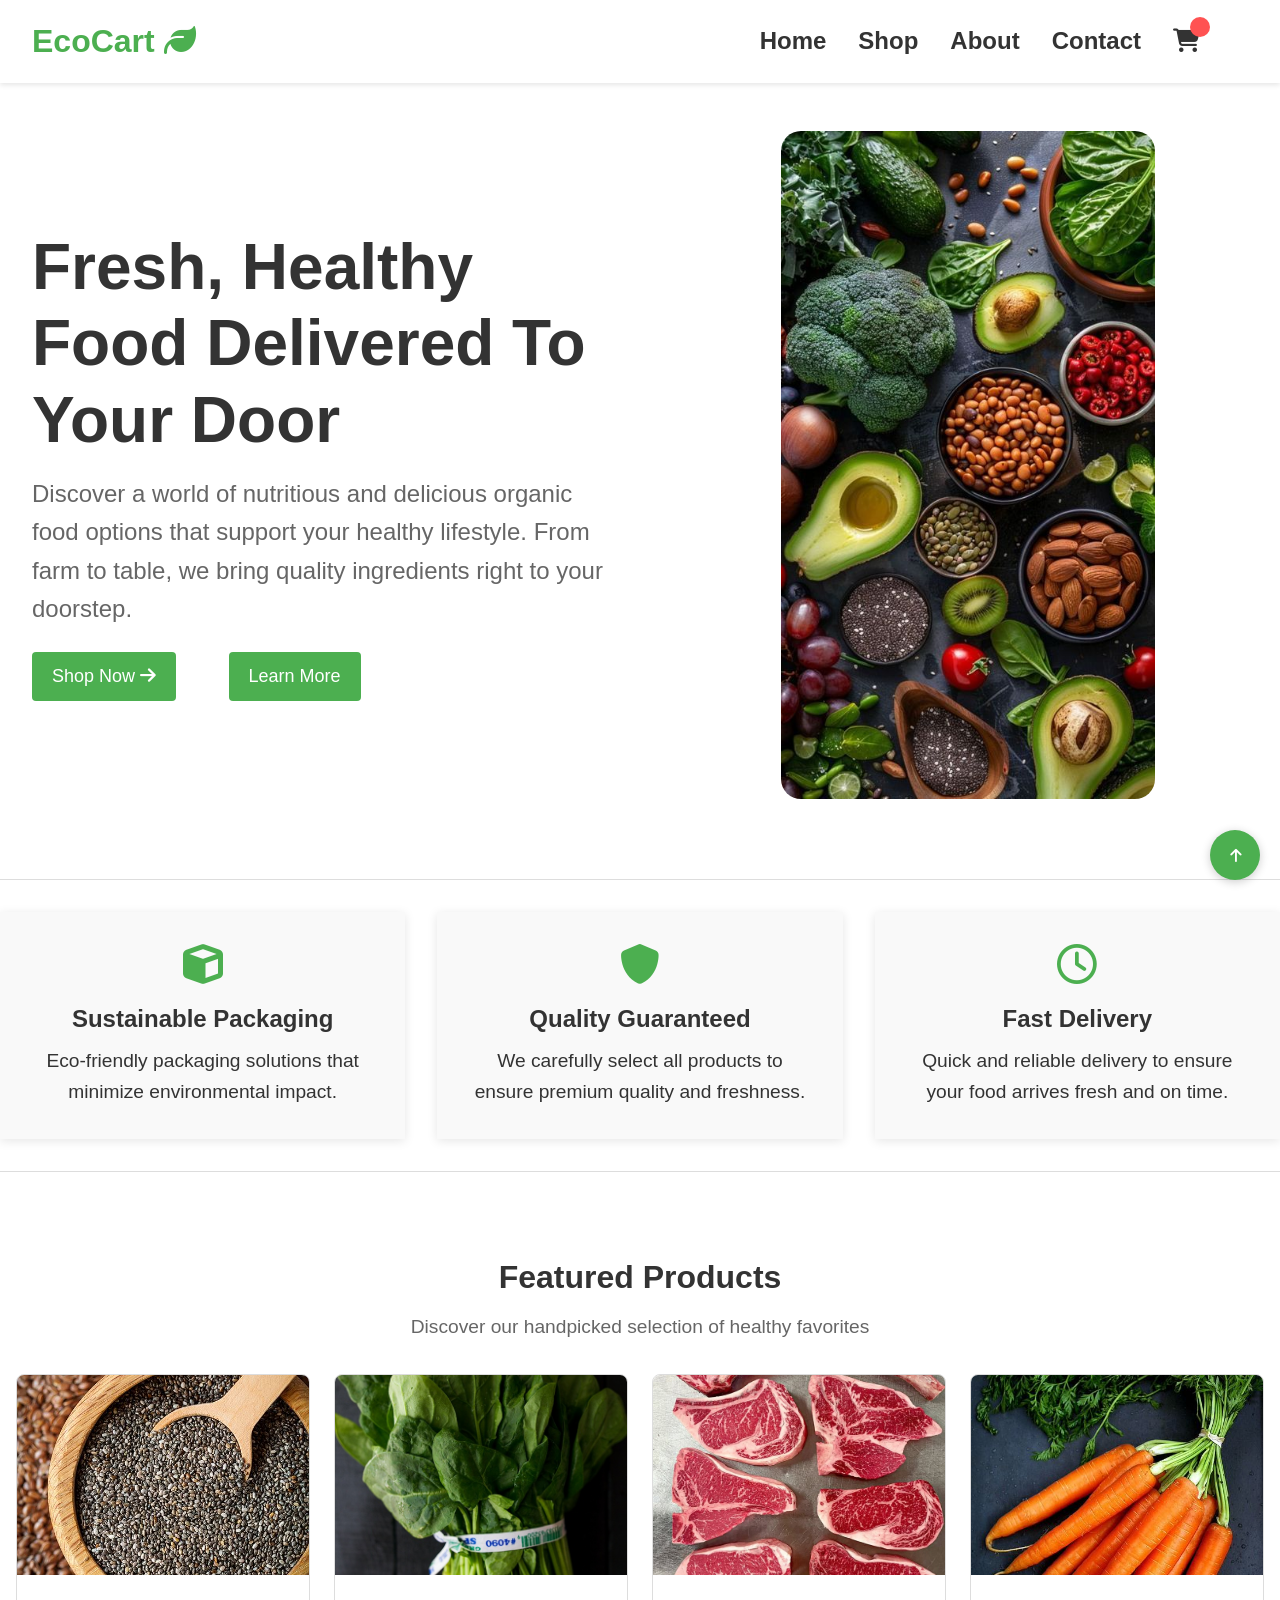
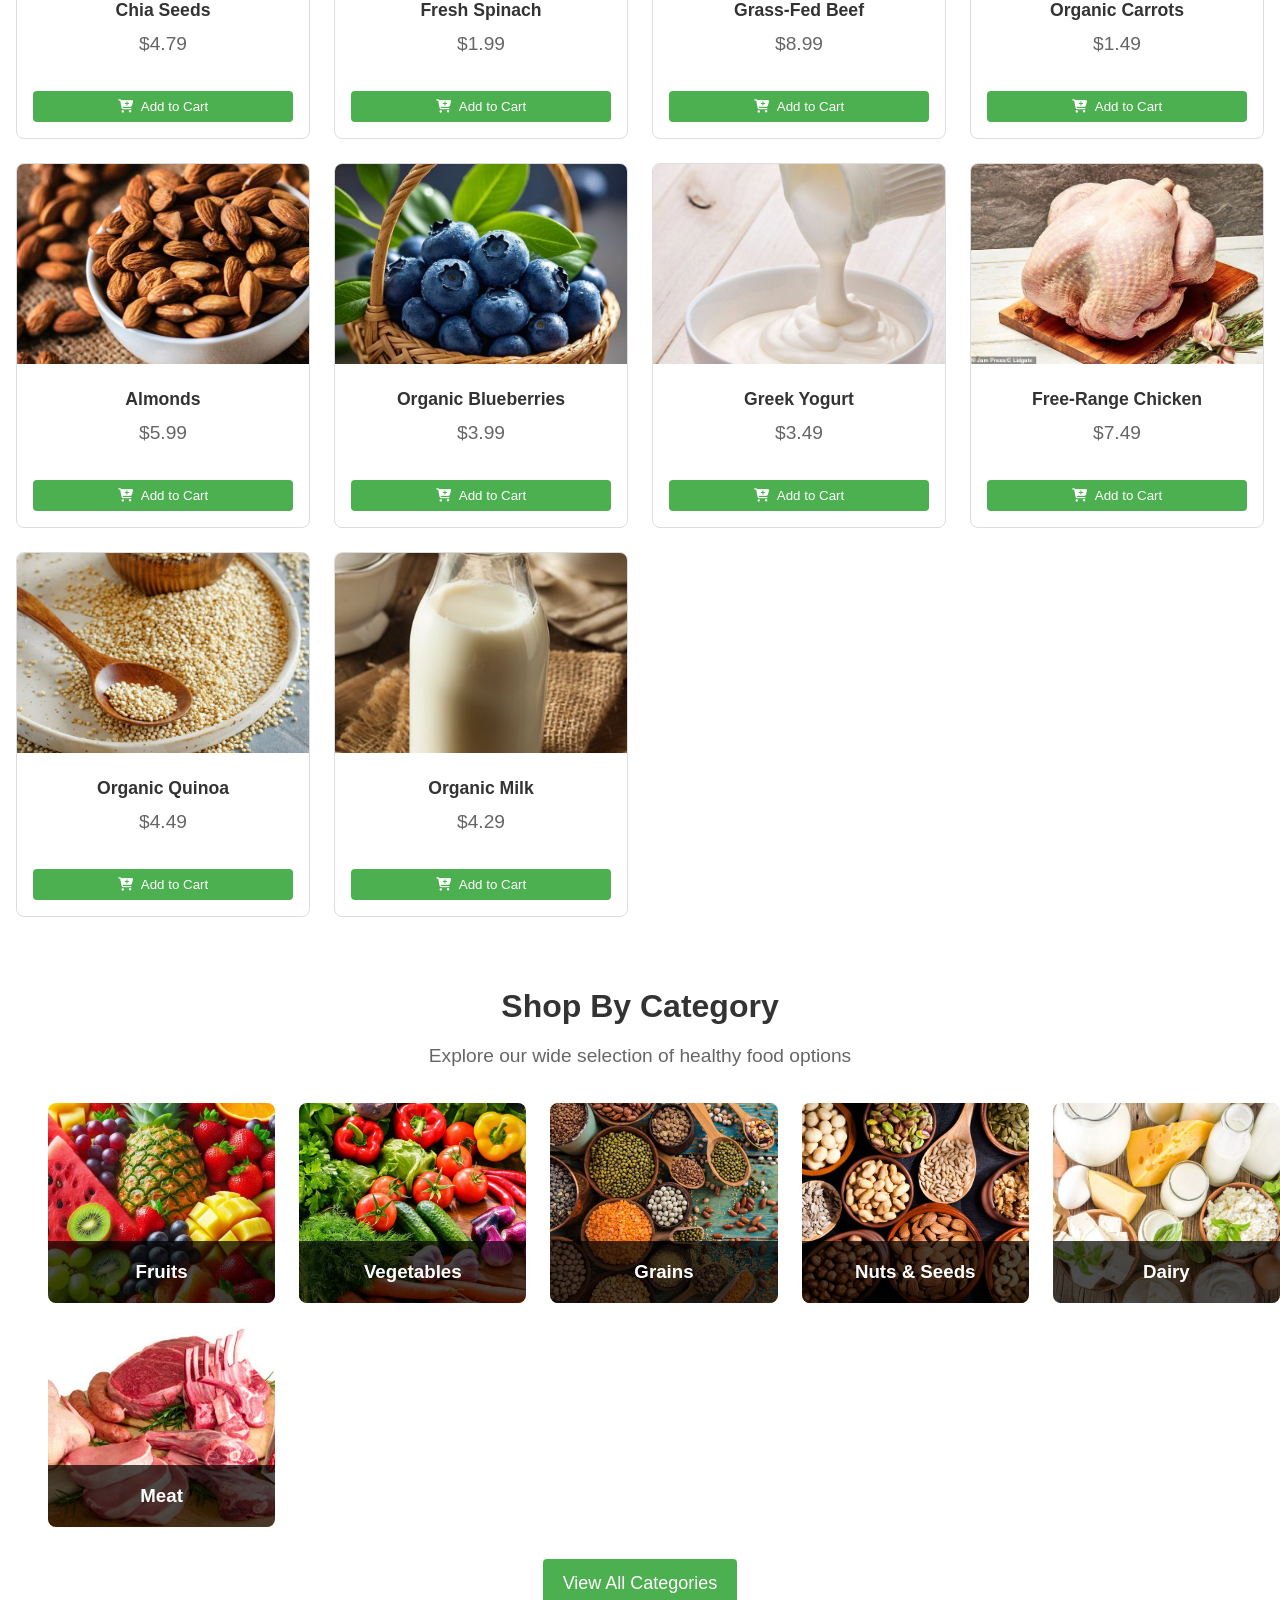
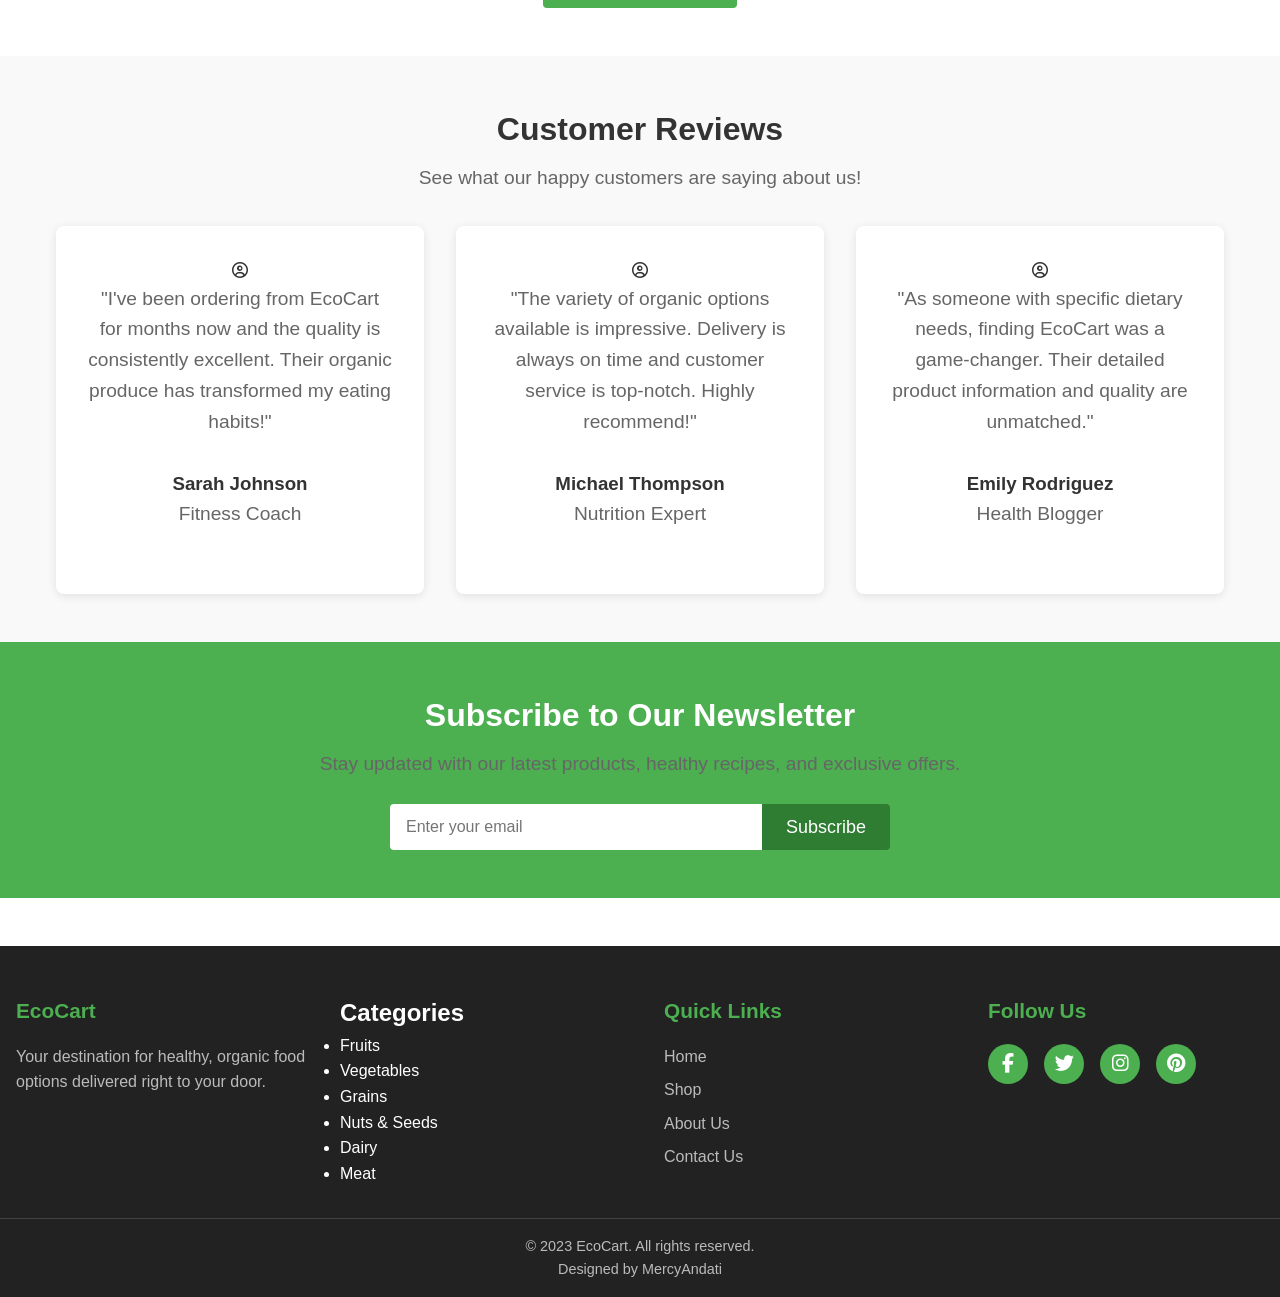
<file: EcoCart/index.html>
<!DOCTYPE html>
<html lang="en">
    <head>
        <meta charset="UTF-8">
        <meta name="viewport" content="width=device-width, initial-scale=1.0">
        <title>My Web Page</title>
        <link rel="stylesheet" href="styles.css">
        <link rel="stylesheet" href="https://cdnjs.cloudflare.com/ajax/libs/font-awesome/6.4.0/css/all.min.css">
        <script src="products-data.js"></script>
        <script src="script.js"></script>
    </head>
    <body>
        <header>
            <nav>
                <h1>EcoCart <i class="fa-solid fa-leaf"></i></h1>
                <ul>
                    <li><a href="index.html">Home</a></li>
                    <li><a href="shop.html">Shop</a></li>
                    <li><a href="about.html">About</a></li>
                    <li><a href="contact.html">Contact</a></li>
                    <li><a href="cart.html" class="cart-icon"><i class="fas fa-shopping-cart"></i></a></li>
                </ul>
            </nav>
        </header>
        <main>
            <section id="home">
                <div class="hero">
                    <div class="hero-text">
                        <h2>Fresh, Healthy Food Delivered To Your Door</h2>
                        <p>Discover a world of nutritious and delicious organic food options that support your healthy lifestyle. From farm to table, we bring quality ingredients right to your doorstep.</p>
                        <a href="shop.html" class="btn">Shop Now  <i class="fa-solid fa-arrow-right"></i></a>
                        <a href="about.html" class="btn">Learn More</a>
                    </div>
                    <div class="hero-image">
                        <img src="images\Healthy Food.jpg" alt="Healthy Food">
                    </div>
                </div>
                <div class="hor-divs">
                    <div>
                        <i class="fa-solid fa-cube"></i>
                        <h2>Sustainable Packaging</h2>
                        <p>Eco-friendly packaging solutions that minimize environmental impact.</p>
                    </div>
                    <div>
                        <i class="fa-solid fa-shield"></i>
                        <h2>Quality Guaranteed</h2>
                        <p>We carefully select all products to ensure premium quality and freshness.</p>
                    </div>
                    <div>
                        <i class="fa-regular fa-clock"></i>
                        <h2>Fast Delivery</h2>
                        <p>Quick and reliable delivery to ensure your food arrives fresh and on time.</p>
                    </div>
                </div>
                <div class="featured-products">
                    <h2>Featured Products</h2>
                    <p>Discover our handpicked selection of healthy favorites</p>
                    <div class="product-grid" id="featured-products">
                        <!-- Products will be inserted here by JavaScript -->
                    </div>
                    <div class="category-grid">
                        <h2>Shop By Category</h2>
                        <p>Explore our wide selection of healthy food options</p>
                        <div class="category-cards">
                            <a href="shop.html?category=fruits" class="category-card">
                                <img src="images\Fruits.jpg" alt="Fruits">
                                <h3>Fruits</h3>
                            </a>
                            <a href="shop.html?category=vegetables" class="category-card">
                                <img src="images\Vegetables.jpg" alt="Vegetables">
                                <h3>Vegetables</h3>
                            </a>
                            <a href="shop.html?category=grains" class="category-card">
                                <img src="images\Grains.jpg" alt="Grains">
                                <h3>Grains</h3>
                            </a>
                            <a href="shop.html?category=nuts-seeds" class="category-card">
                                <img src="images\Nuts & Seeds.jpg" alt="Nuts & Seeds">
                                <h3>Nuts & Seeds</h3>
                            </a>
                            <a href="shop.html?category=dairy" class="category-card">
                                <img src="images\Dairy.jpg" alt="Dairy">
                                <h3>Dairy</h3>
                            </a>
                            <a href="shop.html?category=meat" class="category-card">
                                <img src="images\Meat.jpg" alt="Meat">
                                <h3>Meat</h3>
                            </a>
                        </div>
                        <a href="shop.html" class="btn">View All Categories</a>
                    </div>
                    <div class="reviews">
                        <h2>Customer Reviews</h2>
                        <p>See what our happy customers are saying about us!</p>
                        <div class="reviews-container">
                            <div class="review-card">
                                <i class="fa-regular fa-circle-user"></i>
                                <p>"I've been ordering from EcoCart for months now and the quality is consistently excellent. Their organic produce has transformed my eating habits!"</p>
                                <h3>Sarah Johnson</h3>
                                <p>Fitness Coach</p>
                            </div>
                            <div class="review-card">
                                <i class="fa-regular fa-circle-user"></i>
                                <p>"The variety of organic options available is impressive. Delivery is always on time and customer service is top-notch. Highly recommend!"</p>
                                <h3>Michael Thompson</h3>
                                <p>Nutrition Expert</p>
                            </div>
                            <div class="review-card">
                                <i class="fa-regular fa-circle-user"></i>
                                <p>"As someone with specific dietary needs, finding EcoCart was a game-changer. Their detailed product information and quality are unmatched."</p>
                                <h3>Emily Rodriguez</h3>
                                <p>Health Blogger</p>
                            </div>
                        </div>
                    </div>
                    <div class="newsletter">
                        <h2>Subscribe to Our Newsletter</h2>
                        <p>Stay updated with our latest products, healthy recipes, and exclusive offers.</p>
                        <form action="#" method="post">
                            <input type="email" placeholder="Enter your email" required>
                            <button type="submit" class="btn">Subscribe</button>
                        </form>
                    </div>
                </div>        
            </section>
        </main>
        <footer>
            <div class="footer-content">
                <div class="footer-section about">
                    <h2>EcoCart</h2>
                    <p>Your destination for healthy, organic food options delivered right to your door.</p>
                </div>
                <div class="footer-categories">
                    <h2>Categories</h2>
                    <ul>
                        <li><a href="#fruits">Fruits</a></li>
                        <li><a href="#vegetables">Vegetables</a></li>
                        <li><a href="#grains">Grains</a></li>
                        <li><a href="#nuts-seeds">Nuts & Seeds</a></li>
                        <li><a href="#dairy">Dairy</a></li>
                        <li><a href="#meat">Meat</a></li>
                    </ul>
                </div>
                <div class="footer-section links">
                    <h2>Quick Links</h2>
                    <ul>
                        <li><a href="index.html">Home</a></li>
                        <li><a href="shop.html">Shop</a></li>
                        <li><a href="about.html">About Us</a></li>
                        <li><a href="contact.html">Contact Us</a></li>
                    </ul>
                </div>
                <div class="footer-section social">
                    <h2>Follow Us</h2>
                    <div class="social-icons">
                        <a href="#"><i class="fab fa-facebook-f"></i></a>
                        <a href="#"><i class="fab fa-twitter"></i></a>
                        <a href="#"><i class="fab fa-instagram"></i></a>
                        <a href="#"><i class="fab fa-pinterest"></i></a>
                    </div>
                </div>
            </div>
            <div class="footer-bottom">
                <p>&copy; 2023 EcoCart. All rights reserved.</p>
                <p>Designed by MercyAndati</p>
            </div>
        </footer>
        <button id="back-to-top" class="back-to-top" onclick="ToTop()">
            <i class="fa-solid fa-arrow-up"></i>
        </button>
    </body>
</html>
</file>
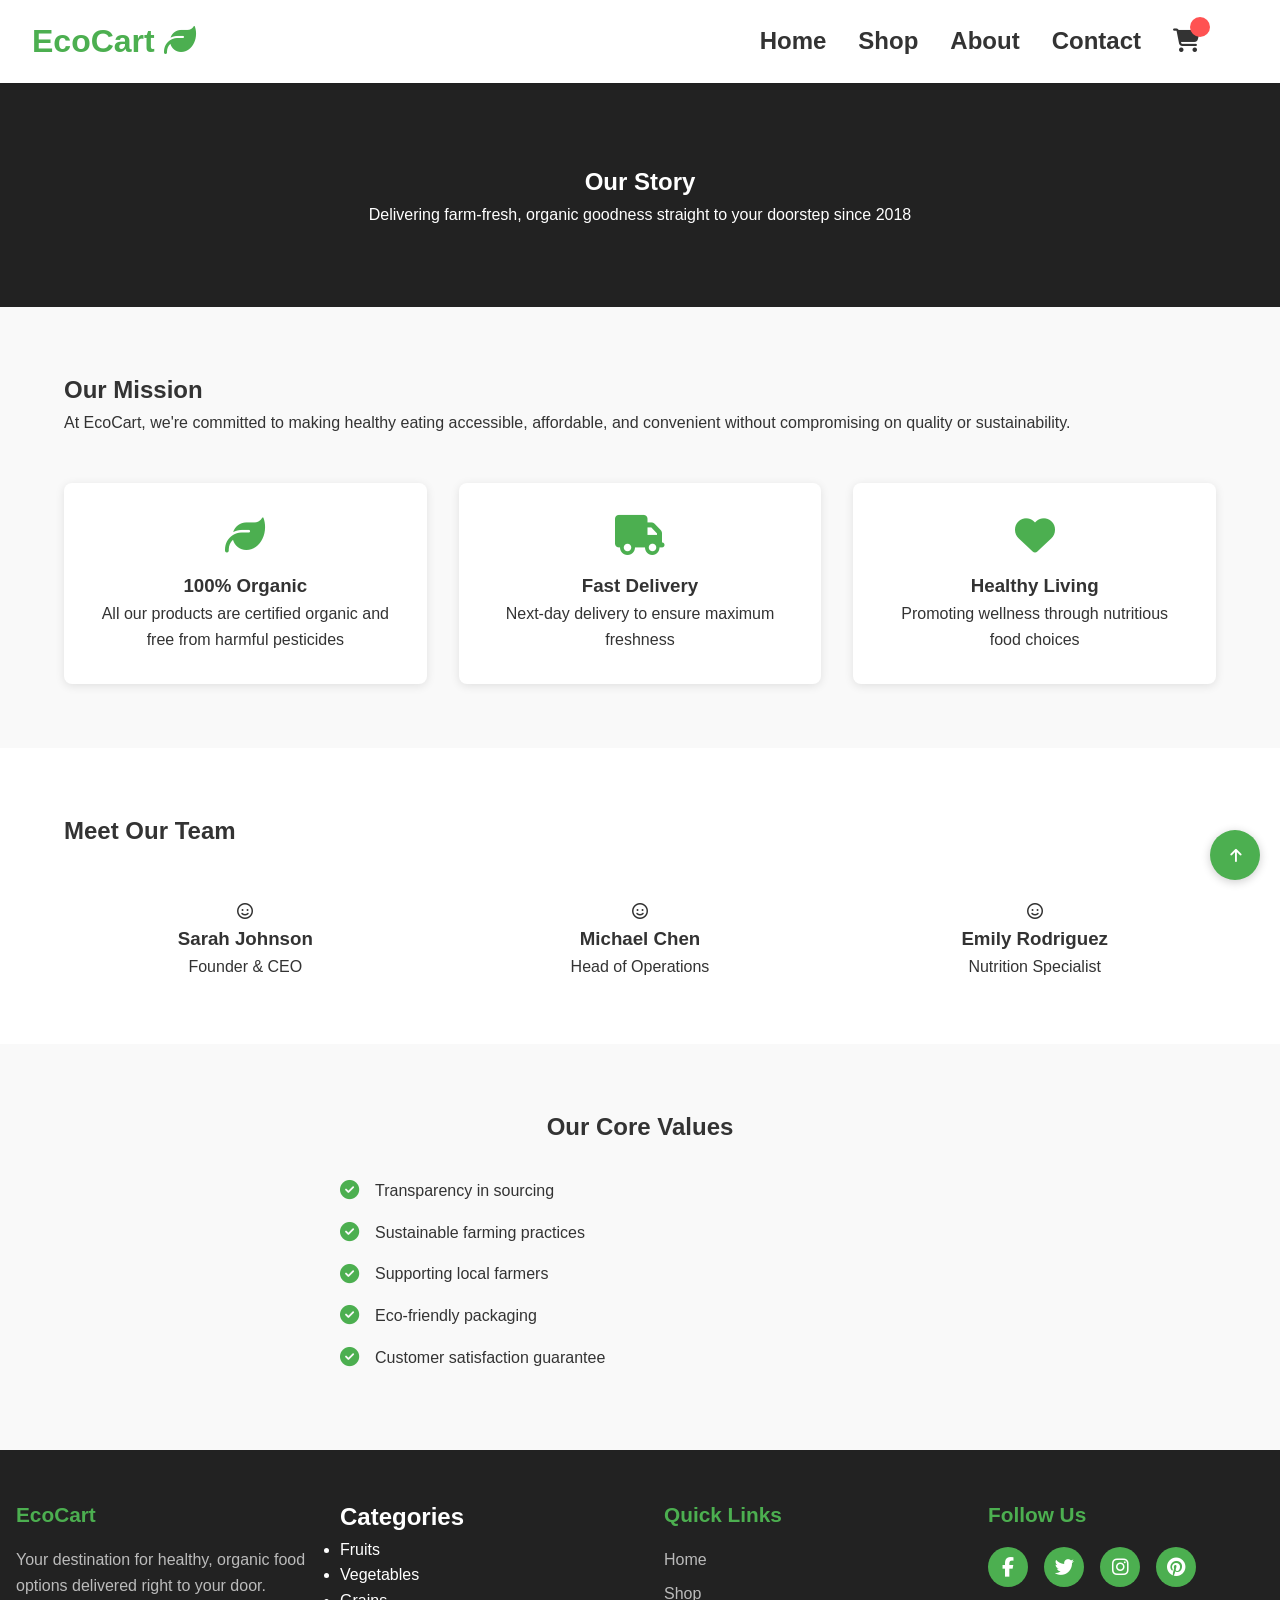
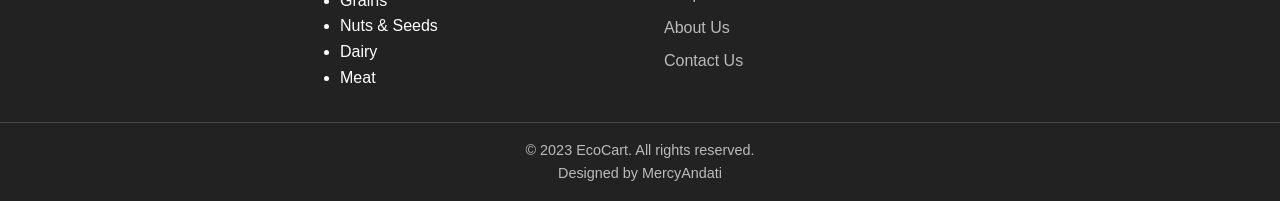
<file: EcoCart/about.html>
<!DOCTYPE html>
<html lang="en">
<head>
    <meta charset="UTF-8">
    <meta name="viewport" content="width=device-width, initial-scale=1.0">
    <title>About Us - EcoCart</title>
    <link rel="stylesheet" href="styles.css">
    <link rel="stylesheet" href="https://cdnjs.cloudflare.com/ajax/libs/font-awesome/6.4.0/css/all.min.css">
</head>
<body>
    <header>
        <nav>
            <h1>EcoCart <i class="fa-solid fa-leaf"></i></h1>
            <ul>
                <li><a href="index.html">Home</a></li>
                <li><a href="shop.html">Shop</a></li>
                <li><a href="about.html">About</a></li>
                <li><a href="contact.html">Contact</a></li>
                <li><a href="cart.html" class="cart-icon"><i class="fas fa-shopping-cart"></i></a></li>
            </ul>
        </nav>
    </header>

    <main class="about-page">
        <section class="about-hero">
            <div class="hero-content">
                <h2>Our Story</h2>
                <p>Delivering farm-fresh, organic goodness straight to your doorstep since 2018</p>
            </div>
        </section>

        <section class="mission-section">
            <div class="container">
                <h2>Our Mission</h2>
                <p>At EcoCart, we're committed to making healthy eating accessible, affordable, and convenient without compromising on quality or sustainability.</p>
                
                <div class="mission-cards">
                    <div class="mission-card">
                        <i class="fas fa-leaf"></i>
                        <h3>100% Organic</h3>
                        <p>All our products are certified organic and free from harmful pesticides</p>
                    </div>
                    <div class="mission-card">
                        <i class="fas fa-truck"></i>
                        <h3>Fast Delivery</h3>
                        <p>Next-day delivery to ensure maximum freshness</p>
                    </div>
                    <div class="mission-card">
                        <i class="fas fa-heart"></i>
                        <h3>Healthy Living</h3>
                        <p>Promoting wellness through nutritious food choices</p>
                    </div>
                </div>
            </div>
        </section>

        <section class="team-section">
            <div class="container">
                <h2>Meet Our Team</h2>
                <div class="team-members">
                    <div class="team-member">
                        <i class="fa-regular fa-face-smile"></i>
                        <h3>Sarah Johnson</h3>
                        <p>Founder & CEO</p>
                    </div>
                    <div class="team-member">
                        <i class="fa-regular fa-face-smile"></i>
                        <h3>Michael Chen</h3>
                        <p>Head of Operations</p>
                    </div>
                    <div class="team-member">
                        <i class="fa-regular fa-face-smile"></i>
                        <h3>Emily Rodriguez</h3>
                        <p>Nutrition Specialist</p>
                    </div>
                </div>
            </div>
        </section>

        <section class="values-section">
            <div class="container">
                <h2>Our Core Values</h2>
                <ul class="values-list">
                    <li>
                        <i class="fas fa-check-circle"></i>
                        <span>Transparency in sourcing</span>
                    </li>
                    <li>
                        <i class="fas fa-check-circle"></i>
                        <span>Sustainable farming practices</span>
                    </li>
                    <li>
                        <i class="fas fa-check-circle"></i>
                        <span>Supporting local farmers</span>
                    </li>
                    <li>
                        <i class="fas fa-check-circle"></i>
                        <span>Eco-friendly packaging</span>
                    </li>
                    <li>
                        <i class="fas fa-check-circle"></i>
                        <span>Customer satisfaction guarantee</span>
                    </li>
                </ul>
            </div>
        </section>
    </main>

    <footer>
        <div class="footer-content">
            <div class="footer-section about">
                <h2>EcoCart</h2>
                <p>Your destination for healthy, organic food options delivered right to your door.</p>
            </div>
            <div class="foter-categories">
                <h2>Categories</h2>
                <ul>
                    <li><a href="#fruits">Fruits</a></li>
                    <li><a href="#vegetables">Vegetables</a></li>
                    <li><a href="#grains">Grains</a></li>
                    <li><a href="#nuts-seeds">Nuts & Seeds</a></li>
                    <li><a href="#dairy">Dairy</a></li>
                    <li><a href="#meat">Meat</a></li>
                </ul>
            </div>
            <div class="footer-section links">
                <h2>Quick Links</h2>
                <ul>
                    <li><a href="index.html">Home</a></li>
                    <li><a href="shop.html">Shop</a></li>
                    <li><a href="about.html">About Us</a></li>
                    <li><a href="contact.html">Contact Us</a></li>
                </ul>
            </div>
            <div class="footer-section social">
                <h2>Follow Us</h2>
                <div class="social-icons">
                    <a href="#"><i class="fab fa-facebook-f"></i></a>
                    <a href="#"><i class="fab fa-twitter"></i></a>
                    <a href="#"><i class="fab fa-instagram"></i></a>
                    <a href="#"><i class="fab fa-pinterest"></i></a>
                </div>
            </div>
        </div>
        <div class="footer-bottom">
            <p>&copy; 2023 EcoCart. All rights reserved.</p>
            <p>Designed by MercyAndati</p>
        </div>
    </footer>
    <button id="back-to-top" class="back-to-top" onclick="ToTop()">
        <i class="fa-solid fa-arrow-up"></i>
    </button>
    <script src="script.js"></script>
</body>
</html>
</file>
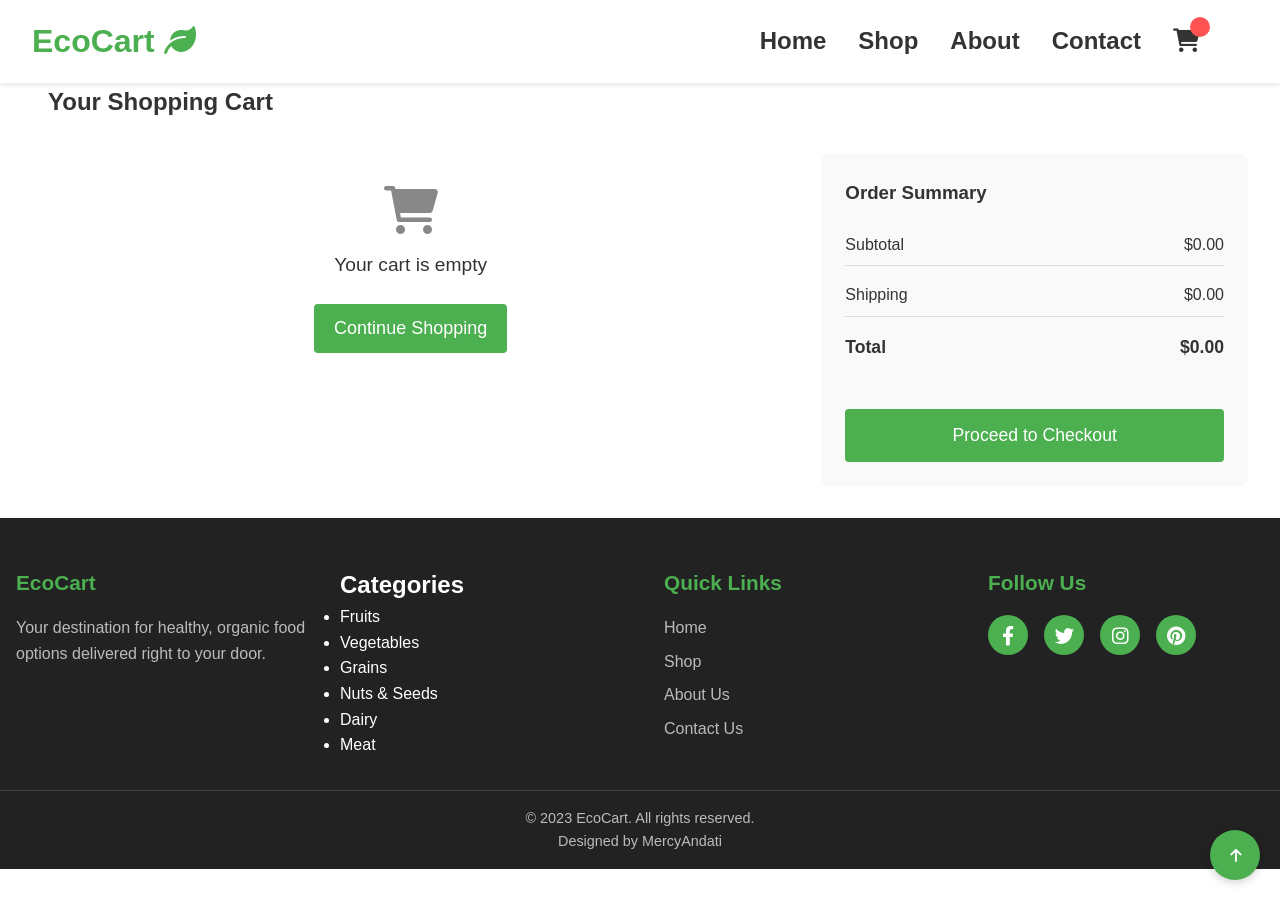
<file: EcoCart/cart.html>
<!DOCTYPE html>
<html lang="en">
<head>
    <meta charset="UTF-8">
    <meta name="viewport" content="width=device-width, initial-scale=1.0">
    <title>Shopping Cart - EcoCart</title>
    <link rel="stylesheet" href="styles.css">
    <link rel="stylesheet" href="https://cdnjs.cloudflare.com/ajax/libs/font-awesome/6.0.0-beta3/css/all.min.css">
</head>
<body>
    <header>
        <nav>
            <h1>EcoCart <i class="fa-solid fa-leaf"></i></h1>
            <ul>
                <li><a href="index.html">Home</a></li>
                <li><a href="shop.html">Shop</a></li>
                <li><a href="about.html">About</a></li>
                <li><a href="contact.html">Contact</a></li>
                <li><a href="cart.html" class="cart-icon"><i class="fa-solid fa-cart-shopping"></i></a></li>
            </ul>
        </nav>
    </header>

    <main>
        <section id="cart">
            <h2>Your Shopping Cart</h2>
            <div class="cart-container">
                <div class="cart-items" id="cart-items">
                    <!-- Cart items will be rendered here dynamically -->
                    <div class="empty-cart">
                        <i class="fas fa-shopping-cart"></i>
                        <p>Your cart is empty</p>
                        <a href="shop.html" class="btn">Continue Shopping</a>
                    </div>
                </div>
                <div class="cart-summary">
                    <h3>Order Summary</h3>
                    <div class="summary-details">
                        <div class="summary-row">
                            <span>Subtotal</span>
                            <span id="subtotal">$0.00</span>
                        </div>
                        <div class="summary-row">
                            <span>Shipping</span>
                            <span id="shipping">$5.00</span>
                        </div>
                        <div class="summary-row total">
                            <span>Total</span>
                            <span id="total">$5.00</span>
                        </div>
                    </div>
                    <button class="btn checkout-btn" id="checkout-btn">Proceed to Checkout</button>
                </div>
            </div>
        </section>
    </main>

    <footer>
        <div class="footer-content">
            <div class="footer-section about">
                <h2>EcoCart</h2>
                <p>Your destination for healthy, organic food options delivered right to your door.</p>
            </div>
            <div class="foter-categories">
                <h2>Categories</h2>
                <ul>
                    <li><a href="#fruits">Fruits</a></li>
                    <li><a href="#vegetables">Vegetables</a></li>
                    <li><a href="#grains">Grains</a></li>
                    <li><a href="#nuts-seeds">Nuts & Seeds</a></li>
                    <li><a href="#dairy">Dairy</a></li>
                    <li><a href="#meat">Meat</a></li>
                </ul>
            </div>
            <div class="footer-section links">
                <h2>Quick Links</h2>
                <ul>
                    <li><a href="index.html">Home</a></li>
                    <li><a href="shop.html">Shop</a></li>
                    <li><a href="about.html">About Us</a></li>
                    <li><a href="contact.html">Contact Us</a></li>
                </ul>
            </div>
            <div class="footer-section social">
                <h2>Follow Us</h2>
                <div class="social-icons">
                    <a href="#"><i class="fab fa-facebook-f"></i></a>
                    <a href="#"><i class="fab fa-twitter"></i></a>
                    <a href="#"><i class="fab fa-instagram"></i></a>
                    <a href="#"><i class="fab fa-pinterest"></i></a>
                </div>
            </div>
        </div>
        <div class="footer-bottom">
            <p>&copy; 2023 EcoCart. All rights reserved.</p>
            <p>Designed by MercyAndati</p>
        </div>
    </footer>
    <button id="back-to-top" class="back-to-top" onclick="ToTop()">
        <i class="fa-solid fa-arrow-up"></i>
    </button>
    <script src="products-data.js"></script>
    <script src="script.js"></script>
    <script src="cart.js"></script>
</body>
</html>
</file>
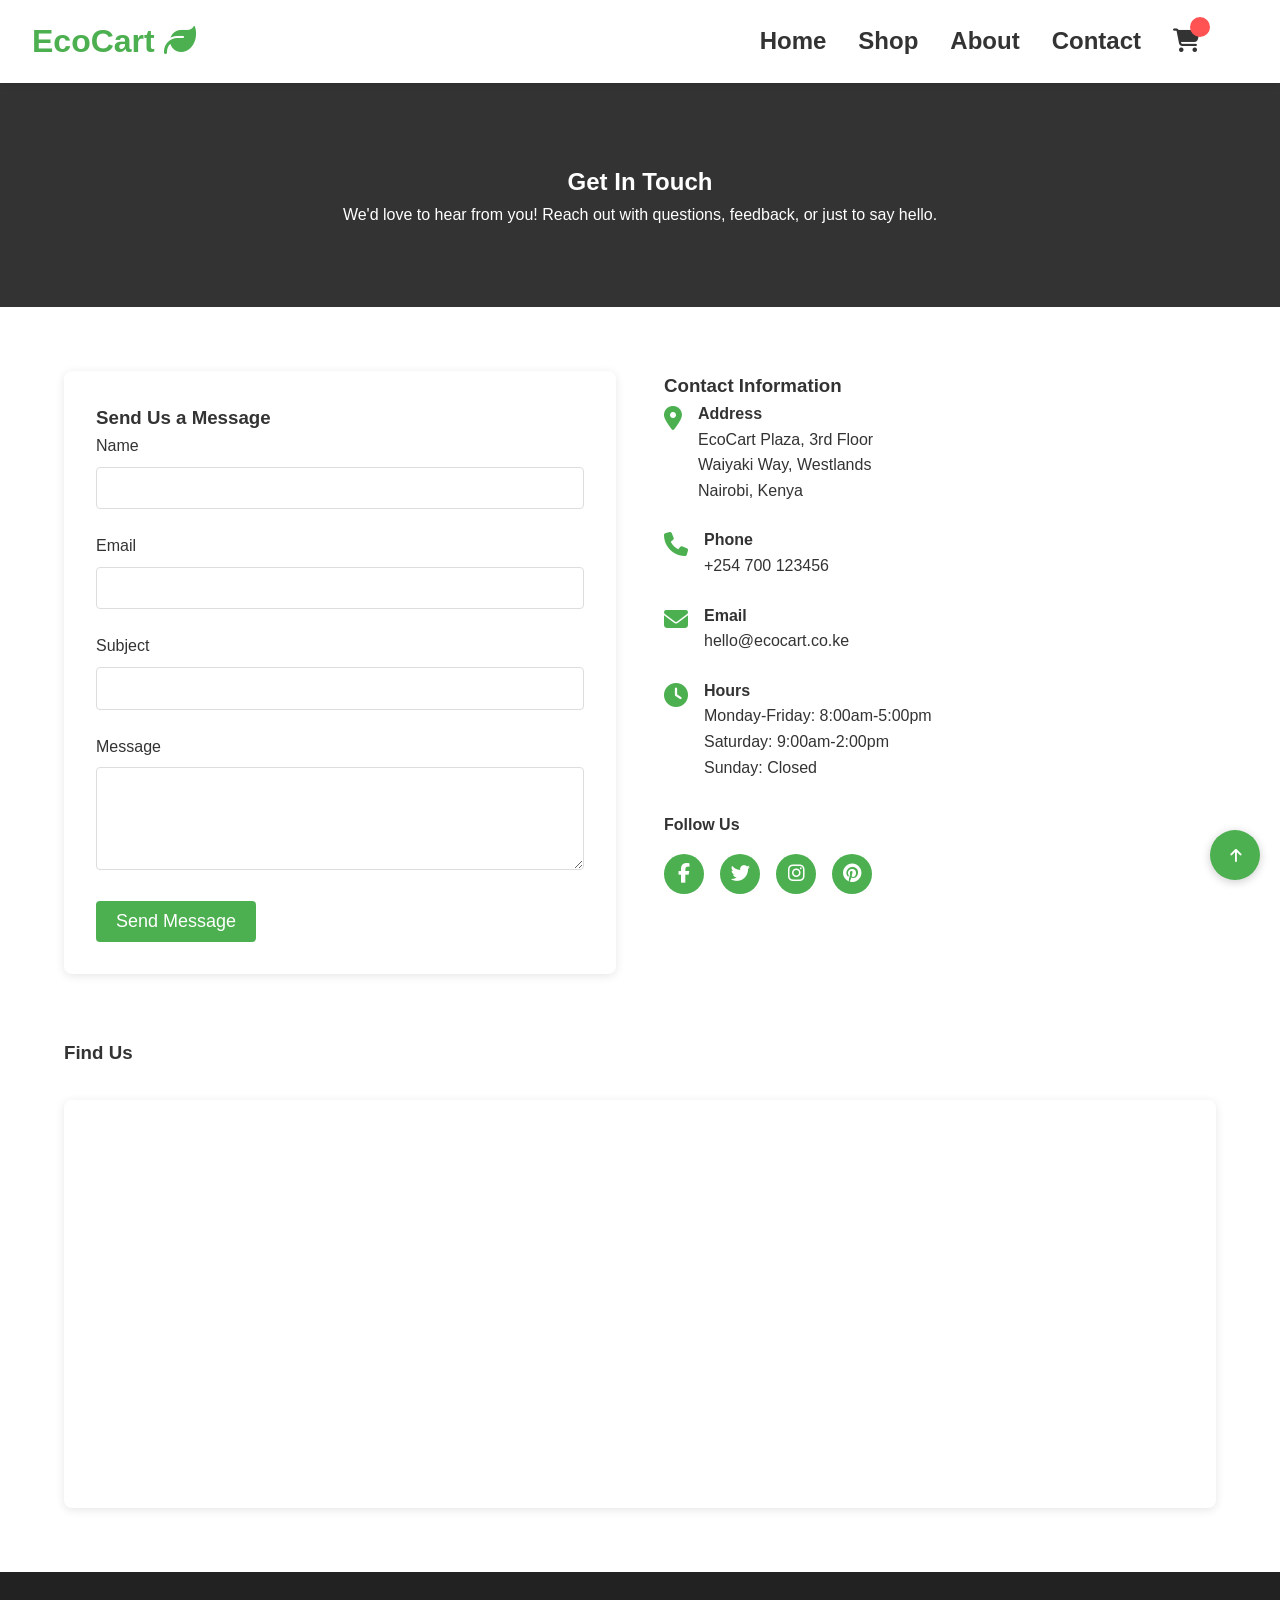
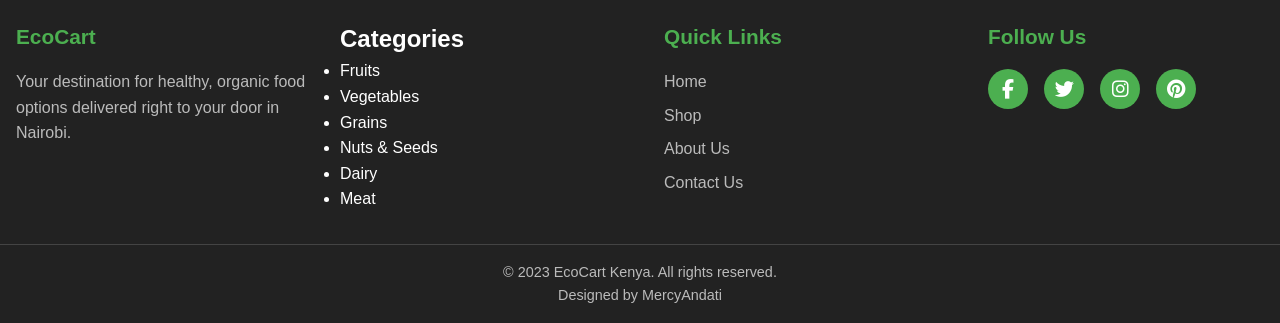
<file: EcoCart/contact.html>
<!DOCTYPE html>
<html lang="en">
<head>
    <meta charset="UTF-8">
    <meta name="viewport" content="width=device-width, initial-scale=1.0">
    <title>Contact Us - EcoCart</title>
    <link rel="stylesheet" href="styles.css">
    <link rel="stylesheet" href="https://cdnjs.cloudflare.com/ajax/libs/font-awesome/6.4.0/css/all.min.css">
</head>
<body>
    <header>
        <nav>
            <h1>EcoCart <i class="fa-solid fa-leaf"></i></h1>
            <ul>
                <li><a href="index.html">Home</a></li>
                <li><a href="shop.html">Shop</a></li>
                <li><a href="about.html">About</a></li>
                <li><a href="contact.html">Contact</a></li>
                <li><a href="cart.html" class="cart-icon"><i class="fas fa-shopping-cart"></i></a></li>
            </ul>
        </nav>
    </header>

    <main class="contact-page">
        <section class="contact-hero">
            <div class="hero-content">
                <h2>Get In Touch</h2>
                <p>We'd love to hear from you! Reach out with questions, feedback, or just to say hello.</p>
            </div>
        </section>

        <section class="contact-section">
            <div class="container">
                <div class="contact-grid">
                    <div class="contact-form">
                        <h3>Send Us a Message</h3>
                        <form id="contactForm">
                            <div class="form-group">
                                <label for="name">Name</label>
                                <input type="text" id="name" name="name" required>
                            </div>
                            <div class="form-group">
                                <label for="email">Email</label>
                                <input type="email" id="email" name="email" required>
                            </div>
                            <div class="form-group">
                                <label for="subject">Subject</label>
                                <input type="text" id="subject" name="subject" required>
                            </div>
                            <div class="form-group">
                                <label for="message">Message</label>
                                <textarea id="message" name="message" rows="5" required></textarea>
                            </div>
                            <button type="submit" class="btn">Send Message</button>
                        </form>
                    </div>

                    <div class="contact-info">
                        <h3>Contact Information</h3>
                        <div class="info-card">
                            <i class="fas fa-map-marker-alt"></i>
                            <div>
                                <h4>Address</h4>
                                <p>EcoCart Plaza, 3rd Floor<br>
                                   Waiyaki Way, Westlands<br>
                                   Nairobi, Kenya</p>
                            </div>
                        </div>
                        <div class="info-card">
                            <i class="fas fa-phone"></i>
                            <div>
                                <h4>Phone</h4>
                                <p>+254 700 123456</p>
                            </div>
                        </div>
                        <div class="info-card">
                            <i class="fas fa-envelope"></i>
                            <div>
                                <h4>Email</h4>
                                <p>hello@ecocart.co.ke</p>
                            </div>
                        </div>
                        <div class="info-card">
                            <i class="fas fa-clock"></i>
                            <div>
                                <h4>Hours</h4>
                                <p>Monday-Friday: 8:00am-5:00pm<br>
                                   Saturday: 9:00am-2:00pm<br>
                                   Sunday: Closed</p>
                            </div>
                        </div>

                        <div class="social-links">
                            <h4>Follow Us</h4>
                            <div class="social-icons">
                                <a href="#"><i class="fab fa-facebook-f"></i></a>
                                <a href="#"><i class="fab fa-twitter"></i></a>
                                <a href="#"><i class="fab fa-instagram"></i></a>
                                <a href="#"><i class="fab fa-pinterest"></i></a>
                            </div>
                        </div>
                    </div>
                </div>
            </div>
        </section>

        <section class="map-section">
            <div class="container">
                <h3>Find Us</h3>
                <div class="map-container">
                    <!-- Embedded Google Map for Westlands, Nairobi -->
                    <iframe src="https://www.google.com/maps/embed?pb=!1m18!1m12!1m3!1d3988.818509999593!2d36.80621481533123!3d-1.279385435971219!2m3!1f0!2f0!3f0!3m2!1i1024!2i768!4f13.1!3m3!1m2!1s0x182f1a6bf7445dc1%3A0x940b62a3c8efde4c!2sWestlands%2C%20Nairobi!5e0!3m2!1sen!2ske!4v1620000000000!5m2!1sen!2ske" 
                            width="100%" height="400" style="border:0;" allowfullscreen="" loading="lazy"></iframe>
                </div>
            </div>
        </section>
    </main>

    <footer>
        <div class="footer-content">
            <div class="footer-section about">
                <h2>EcoCart</h2>
                <p>Your destination for healthy, organic food options delivered right to your door in Nairobi.</p>
            </div>
            <div class="footer-categories">
                <h2>Categories</h2>
                <ul>
                    <li><a href="#fruits">Fruits</a></li>
                    <li><a href="#vegetables">Vegetables</a></li>
                    <li><a href="#grains">Grains</a></li>
                    <li><a href="#nuts-seeds">Nuts & Seeds</a></li>
                    <li><a href="#dairy">Dairy</a></li>
                    <li><a href="#meat">Meat</a></li>
                </ul>
            </div>
            <div class="footer-section links">
                <h2>Quick Links</h2>
                <ul>
                    <li><a href="index.html">Home</a></li>
                    <li><a href="shop.html">Shop</a></li>
                    <li><a href="about.html">About Us</a></li>
                    <li><a href="contact.html">Contact Us</a></li>
                </ul>
            </div>
            <div class="footer-section social">
                <h2>Follow Us</h2>
                <div class="social-icons">
                    <a href="#"><i class="fab fa-facebook-f"></i></a>
                    <a href="#"><i class="fab fa-twitter"></i></a>
                    <a href="#"><i class="fab fa-instagram"></i></a>
                    <a href="#"><i class="fab fa-pinterest"></i></a>
                </div>
            </div>
        </div>
        <div class="footer-bottom">
            <p>&copy; 2023 EcoCart Kenya. All rights reserved.</p>
            <p>Designed by MercyAndati</p>
        </div>
    </footer>
    <button id="back-to-top" class="back-to-top" onclick="ToTop()">
        <i class="fa-solid fa-arrow-up"></i>
    </button>
    <script src="script.js"></script>
    <script>
        // Simple form handling
        document.getElementById('contactForm').addEventListener('submit', function(e) {
            e.preventDefault();
            alert('Thank you for your message! We will get back to you soon.');
            this.reset();
        });
    </script>
</body>
</html>
</file>
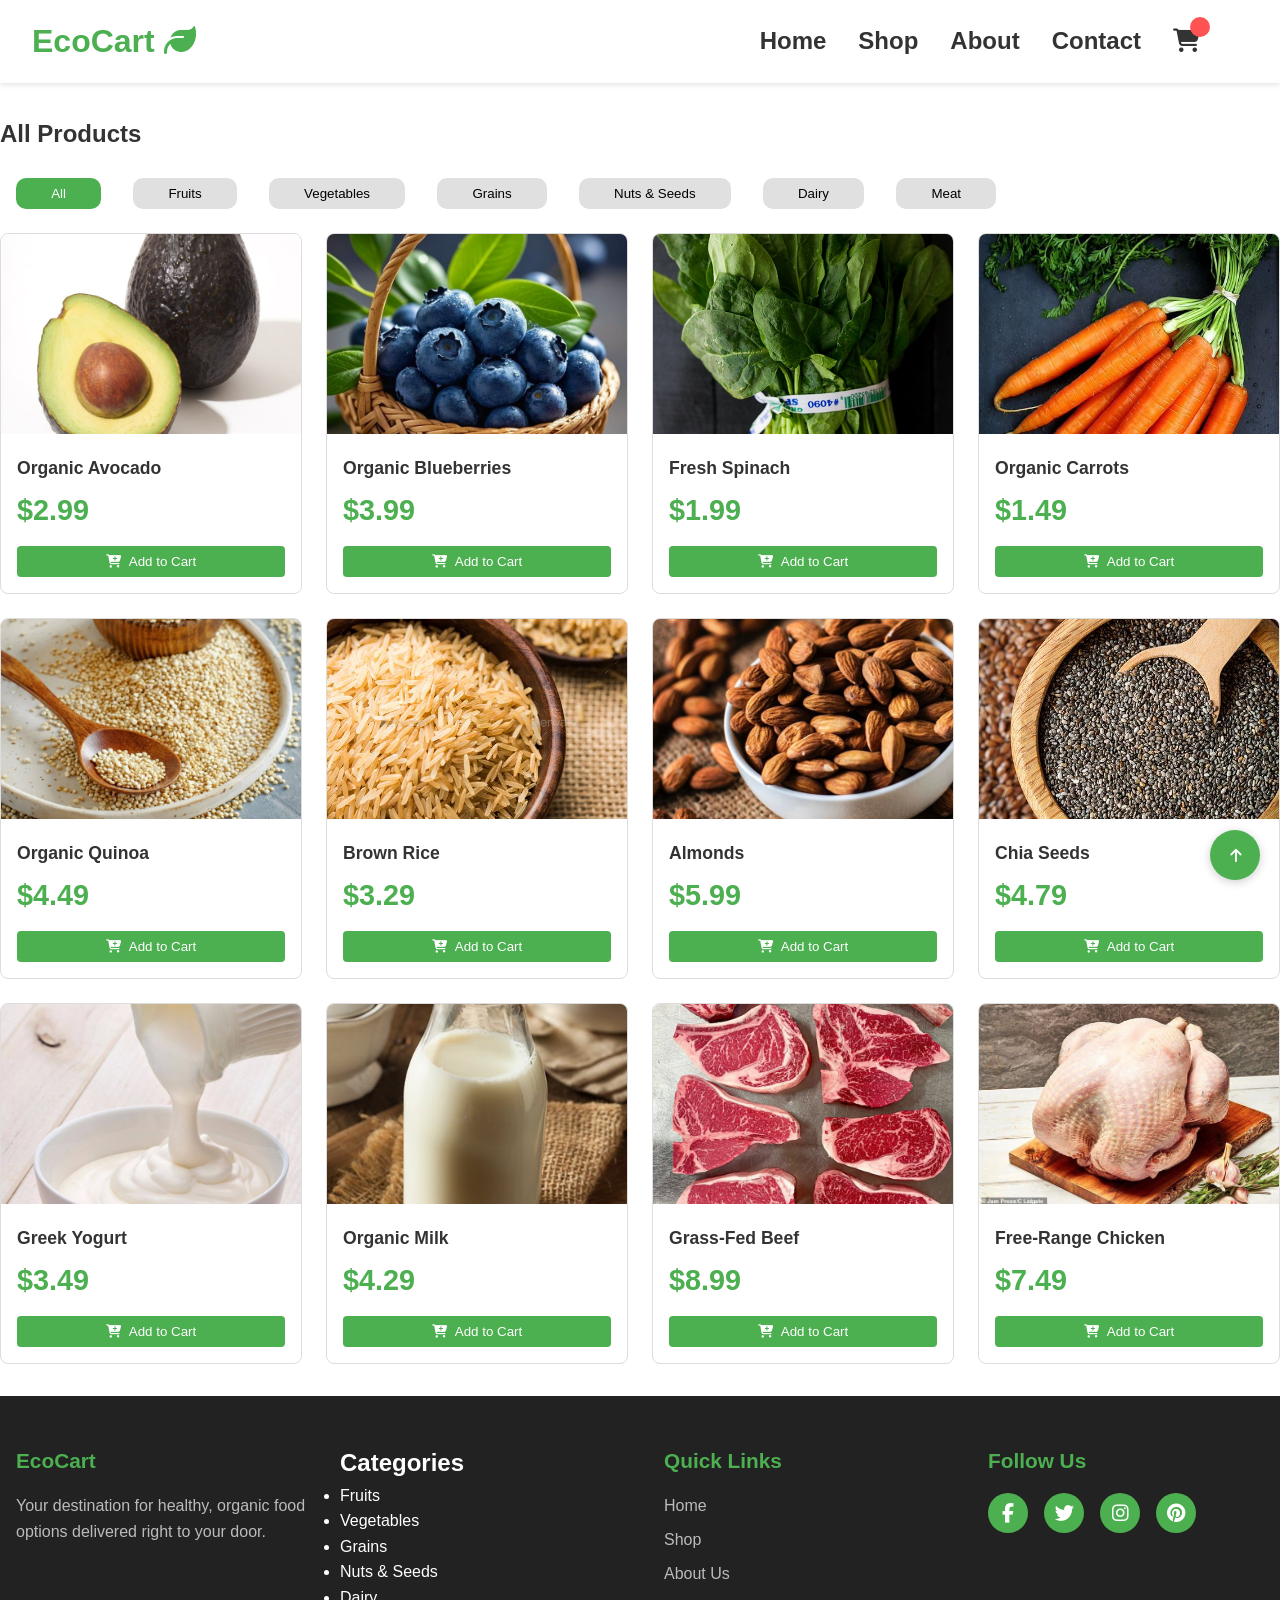
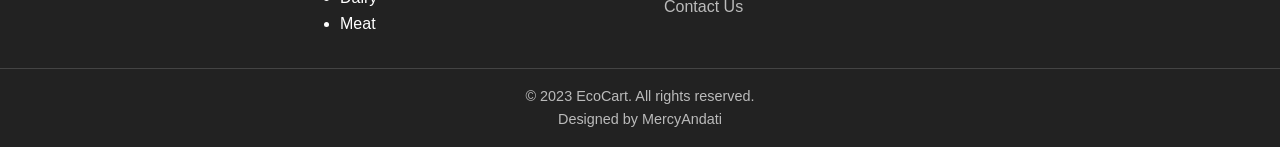
<file: EcoCart/product.html>
<!DOCTYPE html>
<html lang="en">
<head>
    <meta charset="UTF-8">
    <meta name="viewport" content="width=device-width, initial-scale=1.0">
    <title>Product Details - EcoCart</title>
    <link rel="stylesheet" href="styles.css">
    <link rel="stylesheet" href="https://cdnjs.cloudflare.com/ajax/libs/font-awesome/6.0.0-beta3/css/all.min.css">
</head>
<body>
    <header>
        <nav>
            <h1>EcoCart <i class="fa-solid fa-leaf"></i></h1>
            <ul>
                <li><a href="index.html">Home</a></li>
                <li><a href="shop.html">Shop</a></li>
                <li><a href="about.html">About</a></li>
                <li><a href="contact.html">Contact</a></li>
                <li><a href="cart.html" class="cart-icon"><i class="fa-solid fa-cart-shopping"></i></a></li>
            </ul>
        </nav>
    </header>

    <main>
        <section id="product-details">
            <div class="breadcrumb">
                <a href="index.html">Home</a> &gt; 
                <a href="shop.html">Shop</a> &gt; 
                <span id="product-category-breadcrumb"></span> &gt; 
                <span id="product-name-breadcrumb"></span>
            </div>
            
            <div class="product-detail-container">
                <div class="product-image">
                    <img id="product-detail-image" src="" alt="">
                </div>
                <div class="product-info">
                    <h1 id="product-detail-name"></h1>
                    <p class="price" id="product-detail-price"></p>
                    <div class="certified-badge" id="certified-badge">
                        <i class="fas fa-certificate"></i> Organic Certified
                    </div>
                    
                    <div class="product-description">
                        <h3>Description</h3>
                        <p id="product-detail-description"></p>
                    </div>
                    
                    <div class="nutrition-facts">
                        <h3>Nutrition Facts (per serving)</h3>
                        <ul>
                            <li>Calories: <span id="nutrition-calories"></span></li>
                            <li>Protein: <span id="nutrition-protein"></span></li>
                            <li>Carbs: <span id="nutrition-carbs"></span></li>
                            <li>Fat: <span id="nutrition-fat"></span></li>
                        </ul>
                    </div>
                    
                    <div class="quantity-selector">
                        <label for="quantity">Quantity:</label>
                        <input type="number" id="quantity" name="quantity" min="1" value="1">
                    </div>
                    
                    <button class="btn" id="add-to-cart-btn">Add to Cart</button>
                    
                    <div class="product-benefits">
                        <div class="benefit">
                            <i class="fas fa-truck"></i> Free Shipping on orders over $50
                        </div>
                        <div class="benefit">
                            <i class="fas fa-dollar-sign"></i> 100% Money Back Guarantee
                        </div>
                    </div>
                </div>
            </div>
        </section>
        
        <section class="related-products">
            <h2>You May Also Like</h2>
            <div class="product-grid" id="related-products">
                <!-- Related products will be loaded here -->
            </div>
        </section>
    </main>

    <footer>
        <div class="footer-content">
            <div class="footer-section about">
                <h2>EcoCart</h2>
                <p>Your destination for healthy, organic food options delivered right to your door.</p>
            </div>
            <div class="foter-categories">
                <h2>Categories</h2>
                <ul>
                    <li><a href="#fruits">Fruits</a></li>
                    <li><a href="#vegetables">Vegetables</a></li>
                    <li><a href="#grains">Grains</a></li>
                    <li><a href="#nuts-seeds">Nuts & Seeds</a></li>
                    <li><a href="#dairy">Dairy</a></li>
                    <li><a href="#meat">Meat</a></li>
                </ul>
            </div>
            <div class="footer-section links">
                <h2>Quick Links</h2>
                <ul>
                    <li><a href="index.html">Home</a></li>
                    <li><a href="shop.html">Shop</a></li>
                    <li><a href="about.html">About Us</a></li>
                    <li><a href="contact.html">Contact Us</a></li>
                </ul>
            </div>
            <div class="footer-section social">
                <h2>Follow Us</h2>
                <div class="social-icons">
                    <a href="#"><i class="fab fa-facebook-f"></i></a>
                    <a href="#"><i class="fab fa-twitter"></i></a>
                    <a href="#"><i class="fab fa-instagram"></i></a>
                    <a href="#"><i class="fab fa-pinterest"></i></a>
                </div>
            </div>
        </div>
        <div class="footer-bottom">
            <p>&copy; 2023 EcoCart. All rights reserved.</p>
            <p>Designed by MercyAndati</p>
        </div>
    </footer>
    <button id="back-to-top" class="back-to-top" onclick="ToTop()">
        <i class="fa-solid fa-arrow-up"></i>
    </button>
    <script src="products-data.js"></script>
    <script src="script.js"></script>
    <script src="product.js"></script>
</body>
</html>
</file>
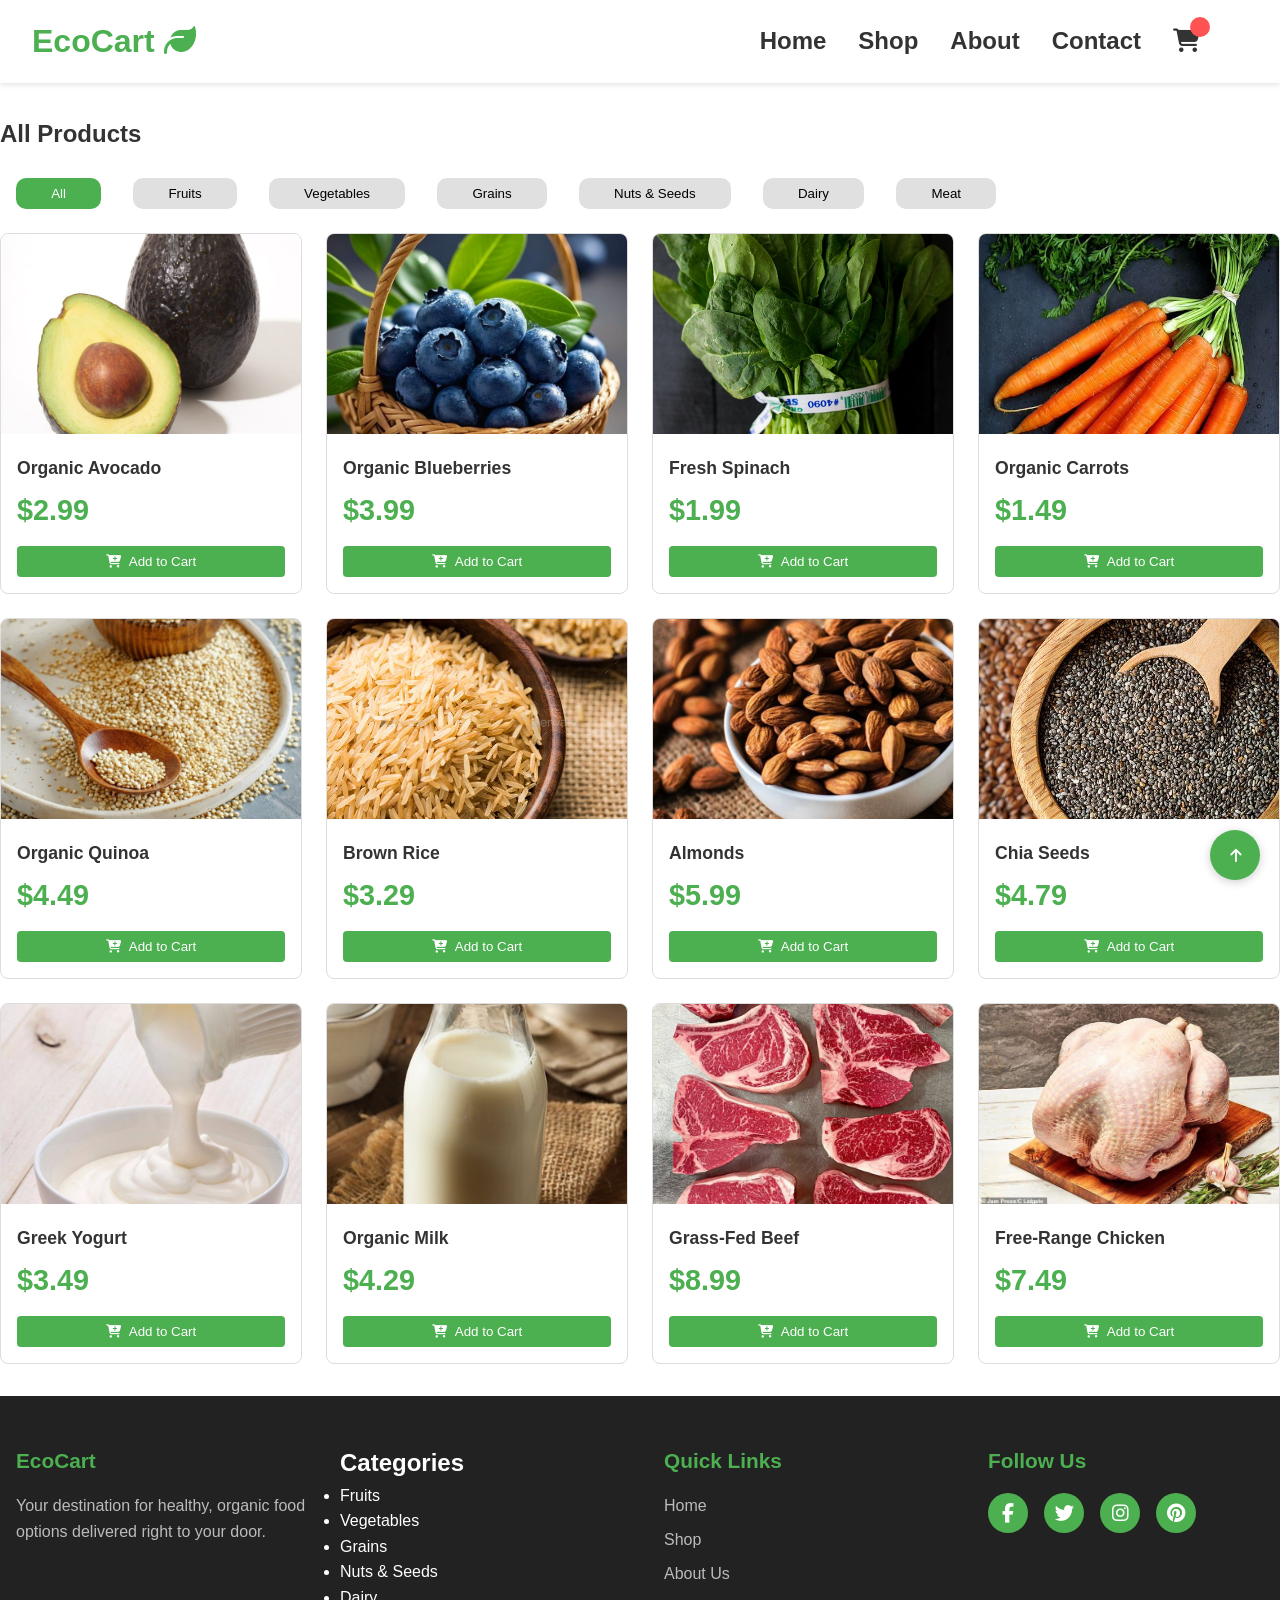
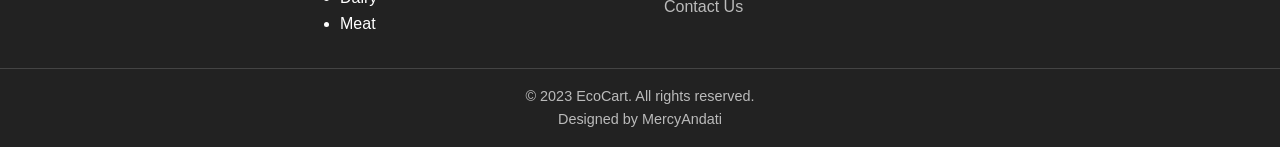
<file: EcoCart/shop.html>
<!DOCTYPE html>
<html lang="en">
<head>
    <meta charset="UTF-8">
    <meta name="viewport" content="width=device-width, initial-scale=1.0">
    <title>Shop - EcoCart</title>
    <link rel="stylesheet" href="styles.css">
    <link rel="stylesheet" href="https://cdnjs.cloudflare.com/ajax/libs/font-awesome/6.4.0/css/all.min.css">
</head>
<body>
    <header>
        <nav>
            <h1>EcoCart <i class="fa-solid fa-leaf"></i></h1>
            <ul>
                <li><a href="index.html">Home</a></li>
                <li><a href="shop.html">Shop</a></li>
                <li><a href="about.html">About</a></li>
                <li><a href="contact.html">Contact</a></li>
                <li><a href="cart.html" class="cart-icon"><i class="fas fa-shopping-cart"></i></a></li>
            </ul>
        </nav>
    </header>

    <main class="shop-main">
        <section id="shop">
            <h2>All Products</h2>
            <div class="category-filters">
                <button class="category-btn active" data-category="all">All</button>
                <button class="category-btn" data-category="fruits">Fruits</button>
                <button class="category-btn" data-category="vegetables">Vegetables</button>
                <button class="category-btn" data-category="grains">Grains</button>
                <button class="category-btn" data-category="nuts-seeds">Nuts & Seeds</button>
                <button class="category-btn" data-category="dairy">Dairy</button>
                <button class="category-btn" data-category="meat">Meat</button>
            </div>
            
            <div class="products-container" id="products-container">
                <!-- Products will be inserted here by JavaScript -->
            </div>
        </section>
    </main>

    <footer>
        <div class="footer-content">
            <div class="footer-section about">
                <h2>EcoCart</h2>
                <p>Your destination for healthy, organic food options delivered right to your door.</p>
            </div>
            <div class="foter-categories">
                <h2>Categories</h2>
                <ul>
                    <li><a href="#fruits">Fruits</a></li>
                    <li><a href="#vegetables">Vegetables</a></li>
                    <li><a href="#grains">Grains</a></li>
                    <li><a href="#nuts-seeds">Nuts & Seeds</a></li>
                    <li><a href="#dairy">Dairy</a></li>
                    <li><a href="#meat">Meat</a></li>
                </ul>
            </div>
            <div class="footer-section links">
                <h2>Quick Links</h2>
                <ul>
                    <li><a href="index.html">Home</a></li>
                    <li><a href="shop.html">Shop</a></li>
                    <li><a href="about.html">About Us</a></li>
                    <li><a href="contact.html">Contact Us</a></li>
                </ul>
            </div>
            <div class="footer-section social">
                <h2>Follow Us</h2>
                <div class="social-icons">
                    <a href="#"><i class="fab fa-facebook-f"></i></a>
                    <a href="#"><i class="fab fa-twitter"></i></a>
                    <a href="#"><i class="fab fa-instagram"></i></a>
                    <a href="#"><i class="fab fa-pinterest"></i></a>
                </div>
            </div>
        </div>
        <div class="footer-bottom">
            <p>&copy; 2023 EcoCart. All rights reserved.</p>
            <p>Designed by MercyAndati</p>
        </div>
    </footer>
    <button id="back-to-top" class="back-to-top" onclick="ToTop()">
        <i class="fa-solid fa-arrow-up"></i>
    </button>
    
    <script src="products-data.js"></script>
    <script src="script.js"></script>
    <script src="shop-script.js"></script>
</body>
</html>
</file>
<file: EcoCart/styles.css>
/* Base Styles */
:root {
    --primary-color: #4CAF50;
    --primary-dark: #45a049;
    --secondary-color: #2e7d32;
    --light-bg: #f9f9f9;
    --dark-text: #333;
    --medium-text: #666;
    --light-text: #888;
    --border-color: #ddd;
    --shadow: 0 2px 10px rgba(0,0,0,0.1);
    --transition: all 0.3s ease;
}

* {
    margin: 0;
    padding: 0;
    box-sizing: border-box;
}

body {
    font-family: 'Segoe UI', Tahoma, Geneva, Verdana, sans-serif;
    line-height: 1.6;
    color: var(--dark-text);
    background-color: #fff;
    overflow-x: hidden; 
    overflow-y: auto; 
}

a {
    text-decoration: none;
    color: inherit;
}

img {
    max-width: 100%;
    height: auto;
}

.btn {
    display: inline-block;
    padding: 10px 20px;
    background-color: var(--primary-color);
    color: white;
    border: none;
    border-radius: 4px;
    cursor: pointer;
    transition: var(--transition);
    font-weight: 500;
    font-size: large;
}

.btn:hover {
    background-color: var(--primary-dark);
    transform: translateY(-2px);
}

.container {
    width: 90%;
    max-width: 1200px;
    margin: 0 auto;
}

/* Header Styles */
header {
    background-color: white;
    box-shadow: 0 2px 5px rgba(0,0,0,0.1);
    position: sticky;
    top: 0;
    z-index: 100;
}

nav {
    display: flex;
    justify-content: space-between;
    align-items: center;
    padding: 1rem 0;
    transition: all 0.3s ease;
}

nav h1 {
    font-size: 2.0rem;
    margin-left: 2rem;
    color: var(--primary-color);
}

nav ul {
    margin-right: 5rem;
    display: flex;
    list-style: none;
    gap: 2.0rem;
}

nav ul li a {
    font-weight: 600;
    font-size: 1.5rem;
    transition: var(--transition);
}

nav ul li a:hover {
    color: var(--primary-color);
}
.cart-icon {
    position: relative;
    font-size: 1.5rem;
}

.cart-icon[data-count]::after {
    content: attr(data-count);
    position: absolute;
    top: -10px;
    right: -10px;
    background: #ff5252;
    color: white;
    border-radius: 50%;
    width: 20px;
    height: 20px;
    display: flex;
    align-items: center;
    justify-content: center;
    font-size: 12px;
}

/* Hero Section */
.hero {
    display: flex;
    align-items: center;
    gap: 2rem;
    padding: 3rem 0;
}

.hero-text {
    flex: 1;
}

.hero-text h2 {
    font-size: 4.0rem;
    margin-left: 2rem;
    margin-bottom: 1rem;
    line-height: 1.2;
}

.hero-text p {
    font-size: 1.5rem;
    margin-left: 2rem;
    margin-bottom: 1.5rem;
    color: var(--medium-text);
}

.hero-text .btn {
    margin-left: 2rem;
    margin-right: 1rem;
}

.hero-image {
    flex: 1;
    border-radius: 8px;
    overflow: hidden;
}

.hero-image img {
    width: 60%; /* Reduced from 100% */
    height: auto;
    display: block;
    border-radius: 20px;
    margin: 0 auto; /* Center the image */
}

/* Features Section */
.hor-divs {
    display: flex;
    justify-content: space-between;
    gap: 2rem;
    padding: 2rem 0;
    margin: 2rem 0;
    border-top: 1px solid var(--border-color);
    border-bottom: 1px solid var(--border-color);
}

.hor-divs > div {
    text-align: center;
    flex: 1;
    padding: 2rem;
    background: var(--light-bg);
    box-shadow: var(--shadow);
}

.hor-divs i {
    font-size: 2.5rem;
    color: var(--primary-color);
    margin-bottom: 1rem;
}

.hor-divs h2 {
    font-size: 1.5rem;
    margin-bottom: 0.5rem;
}
.hor-divs p {
    font-size: 1.2rem;
}
/* Featured Products */
.featured-products, .category-grid, .reviews {
    padding: 3rem 0;
    text-align: center;
}

.featured-products h2, .category-grid h2, .reviews h2 {
    font-size: 2rem;
    margin-bottom: 0.5rem;
}

.featured-products p, .category-grid p, .reviews p {
    color: var(--medium-text);
    margin-bottom: 2rem;
    font-size: 1.2rem;
}
.featured-products .product-grid {
    justify-content: center;
}

/* Product Grid */
.product-grid {
    display: grid;
    grid-template-columns: repeat(auto-fill, minmax(250px, 1fr));
    gap: 1.5rem;
    margin: 1rem;
}

/* Category Grid */
.category-cards {
    display: grid;
    grid-template-columns: repeat(auto-fill, minmax(200px, 1fr));
    gap: 1.5rem;
    margin-bottom: 2rem;
    margin-left: 3rem;
}

.category-card {
    position: relative;
    border-radius: 8px;
    overflow: hidden;
    height: 200px;
    transition: var(--transition);
}

.category-card:hover {
    transform: translateY(-5px);
    box-shadow: var(--shadow);
}

.category-card img {
    width: 100%;
    height: 100%;
    object-fit: cover;
}

.category-card h3 {
    position: absolute;
    bottom: 0;
    left: 0;
    right: 0;
    background: rgba(0,0,0,0.7);
    color: white;
    padding: 1rem;
    text-align: center;
}

/* Reviews Section - Horizontal Layout */
.reviews {
    background-color: var(--light-bg);
    padding: 3rem 0;
    text-align: center;
}

.reviews-container {
    display: grid;
    grid-template-columns: repeat(3, minmax(300px, 1fr));
    gap: 2rem;
    max-width: 1200px;
    margin: 0 auto;
    padding: 0 1rem;
}

.review-card {
    background: white;
    padding: 2rem;
    border-radius: 8px;
    box-shadow: var(--shadow);
    transition: var(--transition);
}

.review-card:hover {
    transform: translateY(-5px);
}

/* Mobile responsiveness */
@media (max-width: 900px) {
    .reviews-container {
        grid-template-columns: repeat(auto-fit, minmax(300px, 1fr));
    }
}

/* Newsletter */
.newsletter {
    padding: 3rem 0;
    text-align: center;
    background-color: var(--primary-color);
    color: white;
}

.newsletter h2 {
    font-size: 2rem;
    margin-bottom: 0.5rem;
}

.newsletter p {
    margin-bottom: 1.5rem;
}

.newsletter form {
    display: flex;
    max-width: 500px;
    margin: 0 auto;
}

.newsletter input {
    flex: 1;
    padding: 0.8rem 1rem;
    border: none;
    border-radius: 4px 0 0 4px;
    font-size: 1rem;
}

.newsletter button {
    padding: 0.8rem 1.5rem;
    background-color: var(--secondary-color);
    color: white;
    border: none;
    border-radius: 0 4px 4px 0;
    cursor: pointer;
    transition: var(--transition);
}

.newsletter button:hover {
    background-color: #1b5e20;
}

/* Footer */
footer {
    background-color: #222;
    color: white;
    padding: 3rem 0 0;
}

.footer-content {
    display: grid;
    grid-template-columns: repeat(auto-fit, minmax(200px, 1fr));
    gap: 2rem;
    margin-bottom: 2rem;
    margin-left: 1rem ;
}

.footer-section h2 {
    font-size: 1.3rem;
    margin-bottom: 1rem;
    color: var(--primary-color);
}

.footer-section p, .footer-section ul {
    color: #bbb;
}

.footer-section ul {
    list-style: none;
}

.footer-section ul li {
    margin-bottom: 0.5rem;
}

.footer-section ul li a:hover {
    color: var(--primary-color);
}

.social-icons {
    display: flex;
    gap: 15px;
    margin-top: 15px;
}

.social-icons a {
    color: white;
    font-size: 1.2rem;
    transition: all 0.3s ease;
}

.social-icons a:hover {
    color: var(--primary-color);
}

.footer-bottom {
    text-align: center;
    padding: 1rem 0;
    border-top: 1px solid #444;
    font-size: 0.9rem;
    color: #bbb;
}

/* Product Detail Page Styles */
.breadcrumb {
    padding: 1rem 0;
    color: var(--medium-text);
    font-size: 0.9rem;
    margin-left: 1rem;
}

.breadcrumb a {
    color: var(--primary-color);
    transition: var(--transition);
}

.breadcrumb a:hover {
    text-decoration: underline;
}

.product-detail-container {
    display: flex;
    gap: 3rem;
    margin: 2rem 0;
}

.product-image {
    flex: 1;
    border-radius: 8px;
    overflow: hidden;
    margin-left: 1rem;
}

.product-image img {
    width: 100%;
    height: auto;
    display: block;
}

.product-info {
    flex: 1;
}

.product-info h1 {
    font-size: 2rem;
    margin-bottom: 0.5rem;
}

.price {
    font-size: 1.8rem;
    color: var(--primary-color);
    margin-bottom: 1rem;
}

.certified-badge {
    display: inline-flex;
    align-items: center;
    gap: 0.5rem;
    background: #e8f5e9;
    color: var(--secondary-color);
    padding: 0.5rem 1rem;
    border-radius: 20px;
    margin-bottom: 1.5rem;
    font-size: 0.9rem;
}

.product-description {
    margin: 1.5rem 0;
}

.product-description h3 {
    margin-bottom: 0.5rem;
    font-size: 1.2rem;
}

.nutrition-facts {
    background: var(--light-bg);
    padding: 1.5rem;
    border-radius: 8px;
    margin: 1.5rem 0;
}

.nutrition-facts h3 {
    margin-bottom: 1rem;
    font-size: 1.2rem;
}

.nutrition-facts ul {
    list-style: none;
    display: grid;
    grid-template-columns: repeat(2, 1fr);
    gap: 0.5rem;
}

.nutrition-facts li {
    display: flex;
    justify-content: space-between;
    padding: 0.5rem 0;
    border-bottom: 1px solid var(--border-color);
}

.quantity-selector {
    margin: 1.5rem 0;
}

.quantity-selector label {
    display: block;
    margin-bottom: 0.5rem;
    font-weight: 500;
}

.quantity-selector input {
    width: 80px;
    padding: 0.5rem;
    border: 1px solid var(--border-color);
    border-radius: 4px;
    font-size: 1rem;
}

#add-to-cart-btn {
    padding: 0.8rem 1.5rem;
    font-size: 1.1rem;
}

.product-benefits {
    margin-top: 2rem;
    display: flex;
    gap: 1.5rem;
    flex-wrap: wrap;
}

.benefit {
    display: flex;
    align-items: center;
    gap: 0.5rem;
    color: var(--medium-text);
    font-size: 0.9rem;
}

.benefit i {
    color: var(--primary-color);
}

.related-products {
    margin-top: 3rem;
    margin-left: 1rem;
}

.related-products h2 {
    margin-bottom: 1.5rem;
    font-size: 1.5rem;
}

/* Responsive Styles */
@media (max-width: 768px) {
    nav {
        flex-direction: column;
        gap: 1rem;
    }
    
    .hero {
        flex-direction: column;
        text-align: center;
    }
    
    .hero-text .btn {
        margin-bottom: 1rem;
    }
    
    .hor-divs {
        flex-direction: column;
    }
    
    .product-detail-container {
        flex-direction: column;
    }
    
    .product-benefits {
        flex-direction: column;
        gap: 1rem;
    }
    
    .cart-container {
        flex-direction: column;
    }
    
    .cart-item {
        flex-direction: column;
    }
    
    .cart-item-total {
        align-items: flex-start;
        margin-top: 1rem;
    }
}

@media (max-width: 480px) {
    nav ul {
        gap: 1rem;
    }
    
    .hero-text h2 {
        font-size: 2rem;
    }
    
    .product-grid {
        grid-template-columns: 1fr;
    }
    
    .category-cards {
        grid-template-columns: 1fr 1fr;
    }
    
    .newsletter form {
        flex-direction: column;
    }
    
    .newsletter input {
        border-radius: 4px;
        margin-bottom: 0.5rem;
    }
    
    .newsletter button {
        border-radius: 4px;
    }
}

/* Shop Page Styles */
.shop-main {
    padding: 2rem 0;
}

.category-filters {
    display: flex;
    flex-wrap: wrap;
    gap: 1.0rem;
    margin: 1.5rem 0;
}

.category-btn {
    padding: 0.5rem 2.2rem;
    background: #e0e0e0;
    border: none;
    border-radius: 10px;
    cursor: pointer;
    transition: all 0.3s ease;
    margin-left: 1rem;
}

.category-btn:hover {
    background: #d0d0d0;
}

.category-btn.active {
    background: var(--primary-color);
    color: white;
}

.products-container {
    display: grid;
    grid-template-columns: repeat(auto-fill, minmax(250px, 1fr));
    gap: 1.5rem;
    margin-top: 1rem;
}
.back-to-top {
    position: fixed;
    right: 20px;
    bottom: 20px;
    background-color:var(--primary-color);
    color: white;
    border: none;
    width: 50px;
    height: 50px;
    border-radius: 50%;
    cursor: pointer;
    font-size: 15px;
    display: flex;
    align-items: center;
    justify-content: center;
    box-shadow: 0 2px 10px rgba(0, 0, 0, 0.2);
    z-index: 999;
    transition: all 0.3s ease;
}

.back-to-top:hover {
    background-color: var(--secondary-color);
    transform: translateY(-3px);
}
.product-card {
    border: 1px solid var(--border-color);
    border-radius: 8px;
    overflow: hidden;
    transition: all 0.3s ease;
}

.product-card:hover {
    transform: translateY(-5px);
    box-shadow: var(--shadow);
}

.product-card img {
    width: 100%;
    height: 200px;
    object-fit: cover;
}

.product-card h3 {
    margin: 0.8rem 1rem 0.3rem;
    font-size: 1.1rem;
}

.product-card .price {
    color: var(--primary-color);
    font-weight: bold;
    margin: 0 1rem 0.8rem;
}

.product-card a {
    color: inherit;
    text-decoration: none;
}

.product-card .add-to-cart{
    width: calc(100% - 2rem);
    margin: 0 1rem 1rem;
    padding: 0.5rem;
    background: var(--primary-color);
    color: white;
    border: none;
    border-radius: 4px;
    cursor: pointer;
    display: flex;
    align-items: center;
    justify-content: center;
    gap: 0.5rem;
    transition: all 0.3s ease;
}

.product-card .add-to-cart:hover {
    background: var(--primary-dark);
}

.no-products {
    grid-column: 1 / -1;
    text-align: center;
    padding: 2rem;
    color: var(--medium-text);
}

/* Product Page Specific Styles */
.product-detail-container {
    display: flex;
    gap: 2rem;
    margin: 2rem 0;
}

.product-image {
    flex: 1;
    max-width: 500px;
}

.product-image img {
    width: 100%;
    border-radius: 8px;
}

.product-info {
    flex: 1;
}

.quantity-selector {
    margin: 1.5rem 0;
}

.quantity-selector input {
    width: 60px;
    padding: 8px;
    margin-left: 10px;
}

#add-to-cart-btn {
    padding: 12px 24px;
    font-size: 1.1rem;
}

.related-products {
    margin-top: 3rem;
}

.related-products h2 {
    margin-bottom: 1.5rem;
}

@media (max-width: 768px) {
    .product-detail-container {
        flex-direction: column;
    }
    
    .product-image {
        max-width: 100%;
    }
}
/* About Page Styles */
.about-hero {
    background-color: #222;
    color: white;
    padding: 5rem 0;
    text-align: center;
}

.mission-section {
    padding: 4rem 0;
    background-color: var(--light-bg);
}

.mission-cards {
    display: grid;
    grid-template-columns: repeat(auto-fit, minmax(300px, 1fr));
    gap: 2rem;
    margin-top: 3rem;
}

.mission-card {
    background: white;
    padding: 2rem;
    border-radius: 8px;
    text-align: center;
    box-shadow: var(--shadow);
    transition: var(--transition);
}

.mission-card:hover {
    transform: translateY(-5px);
}

.mission-card i {
    font-size: 2.5rem;
    color: var(--primary-color);
    margin-bottom: 1rem;
}

.team-section {
    padding: 4rem 0;
}

.team-members {
    display: grid;
    grid-template-columns: repeat(auto-fit, minmax(250px, 1fr));
    gap: 2rem;
    margin-top: 3rem;
}

.team-member {
    text-align: center;
}

.values-section {
    padding: 4rem 0;
    background-color: var(--light-bg);
    text-align: center;
}

.values-list {
    list-style: none;
    max-width: 600px;
    margin: 2rem auto 0;
}

.values-list li {
    margin-bottom: 1rem;
    display: flex;
    align-items: center;
}

.values-list i {
    color: var(--primary-color);
    margin-right: 1rem;
    font-size: 1.2rem;
}

/* Contact Page Styles */
.contact-hero {
    color: white;
    padding: 5rem 0;
    text-align: center;
    background-color: #333;
}

.contact-section {
    padding: 4rem 0;
}

.contact-grid {
    display: grid;
    grid-template-columns: 1fr 1fr;
    gap: 3rem;
}

.contact-form {
    background: white;
    padding: 2rem;
    border-radius: 8px;
    box-shadow: var(--shadow);
}

.form-group {
    margin-bottom: 1.5rem;
}

.form-group label {
    display: block;
    margin-bottom: 0.5rem;
    font-weight: 500;
}

.form-group input,
.form-group textarea {
    width: 100%;
    padding: 0.8rem;
    border: 1px solid var(--border-color);
    border-radius: 4px;
    font-family: inherit;
}

.info-card {
    display: flex;
    align-items: flex-start;
    margin-bottom: 1.5rem;
}

.info-card i {
    font-size: 1.5rem;
    color: var(--primary-color);
    margin-right: 1rem;
    margin-top: 0.3rem;
}

.social-links {
    margin-top: 2rem;
}

.social-icons {
    display: flex;
    gap: 1rem;
    margin-top: 1rem;
}

.social-icons a {
    display: flex;
    align-items: center;
    justify-content: center;
    width: 40px;
    height: 40px;
    background: var(--primary-color);
    color: white;
    border-radius: 50%;
    transition: var(--transition);
}

.social-icons a:hover {
    background: var(--primary-dark);
    transform: translateY(-3px);
}

.map-section {
    padding: 0 0 4rem;
}

.map-container {
    margin-top: 2rem;
    border-radius: 8px;
    overflow: hidden;
    box-shadow: var(--shadow);
}

/* Responsive Styles */
@media (max-width: 768px) {
    .contact-grid {
        grid-template-columns: 1fr;
    }
    
    .mission-cards,
    .team-members {
        grid-template-columns: 1fr;
    }
}

/* Cart Page Styles */
#cart h2{
    margin-left: 3rem;
}
.cart-container {
    display: flex;
    gap: 2rem;
    margin: 2rem;
}

.cart-items {
    flex: 2;
}

.cart-summary {
    flex: 1;
    background: var(--light-bg);
    padding: 1.5rem;
    border-radius: 8px;
    height: fit-content;
}

.empty-cart {
    text-align: center;
    padding: 2rem;
}

.empty-cart i {
    font-size: 3rem;
    color: var(--light-text);
    margin-bottom: 1rem;
}

.empty-cart p {
    margin-bottom: 1.5rem;
    font-size: 1.2rem;
}

/* Cart Item Styles */
.cart-item {
    display: flex;
    gap: 1.5rem;
    padding: 1.5rem;
    border-bottom: 1px solid var(--border-color);
    position: relative;
}

.cart-item-image {
    width: 80px;
    height: 80px;
    flex-shrink: 0;
}

.cart-item-image img {
    width: 100%;
    height: 100%;
    object-fit: cover;
    border-radius: 4px;
}

.cart-item-details {
    flex: 1;
}

.cart-item-details h3 {
    margin-bottom: 0.5rem;
    font-size: 1.1rem;
}

.cart-item-details .price {
    color: var(--primary-color);
    font-weight: bold;
    margin-bottom: 0.5rem;
    display: block;
}

.quantity-controls {
    display: flex;
    align-items: center;
    gap: 0.5rem;
    margin-top: 0.5rem;
}

.quantity-btn {
    width: 30px;
    height: 30px;
    border: 1px solid var(--border-color);
    background: white;
    border-radius: 4px;
    cursor: pointer;
    display: flex;
    align-items: center;
    justify-content: center;
    transition: var(--transition);
}

.quantity-btn:hover {
    background: var(--light-bg);
}

.quantity {
    min-width: 30px;
    text-align: center;
}

.remove-btn {
    position: absolute;
    bottom: 1.5rem;
    right: 1.5rem;
    background: none;
    border: none;
    color: var(--light-text);
    cursor: pointer;
    transition: var(--transition);
    display: flex;
    align-items: center;
    gap: 0.3rem;
}

.remove-btn:hover {
    color: #ff5252;
}

/* Cart Summary Styles */
.summary-details {
    margin: 1.5rem 0;
}

.summary-row {
    display: flex;
    justify-content: space-between;
    margin-bottom: 1rem;
    padding-bottom: 0.5rem;
    border-bottom: 1px solid var(--border-color);
}

.summary-row.total {
    font-weight: bold;
    font-size: 1.1rem;
    border-bottom: none;
}

.checkout-btn {
    width: 100%;
    padding: 1rem;
    font-size: 1.1rem;
    margin-top: 1rem;
}

/* Responsive Styles */
@media (max-width: 768px) {
    .cart-container {
        flex-direction: column;
    }
    
    .cart-item {
        flex-direction: column;
    }
    
    .cart-item-image {
        width: 100%;
        height: 150px;
    }
    
    .remove-btn {
        position: static;
        margin-top: 1rem;
    }
}
</file>
